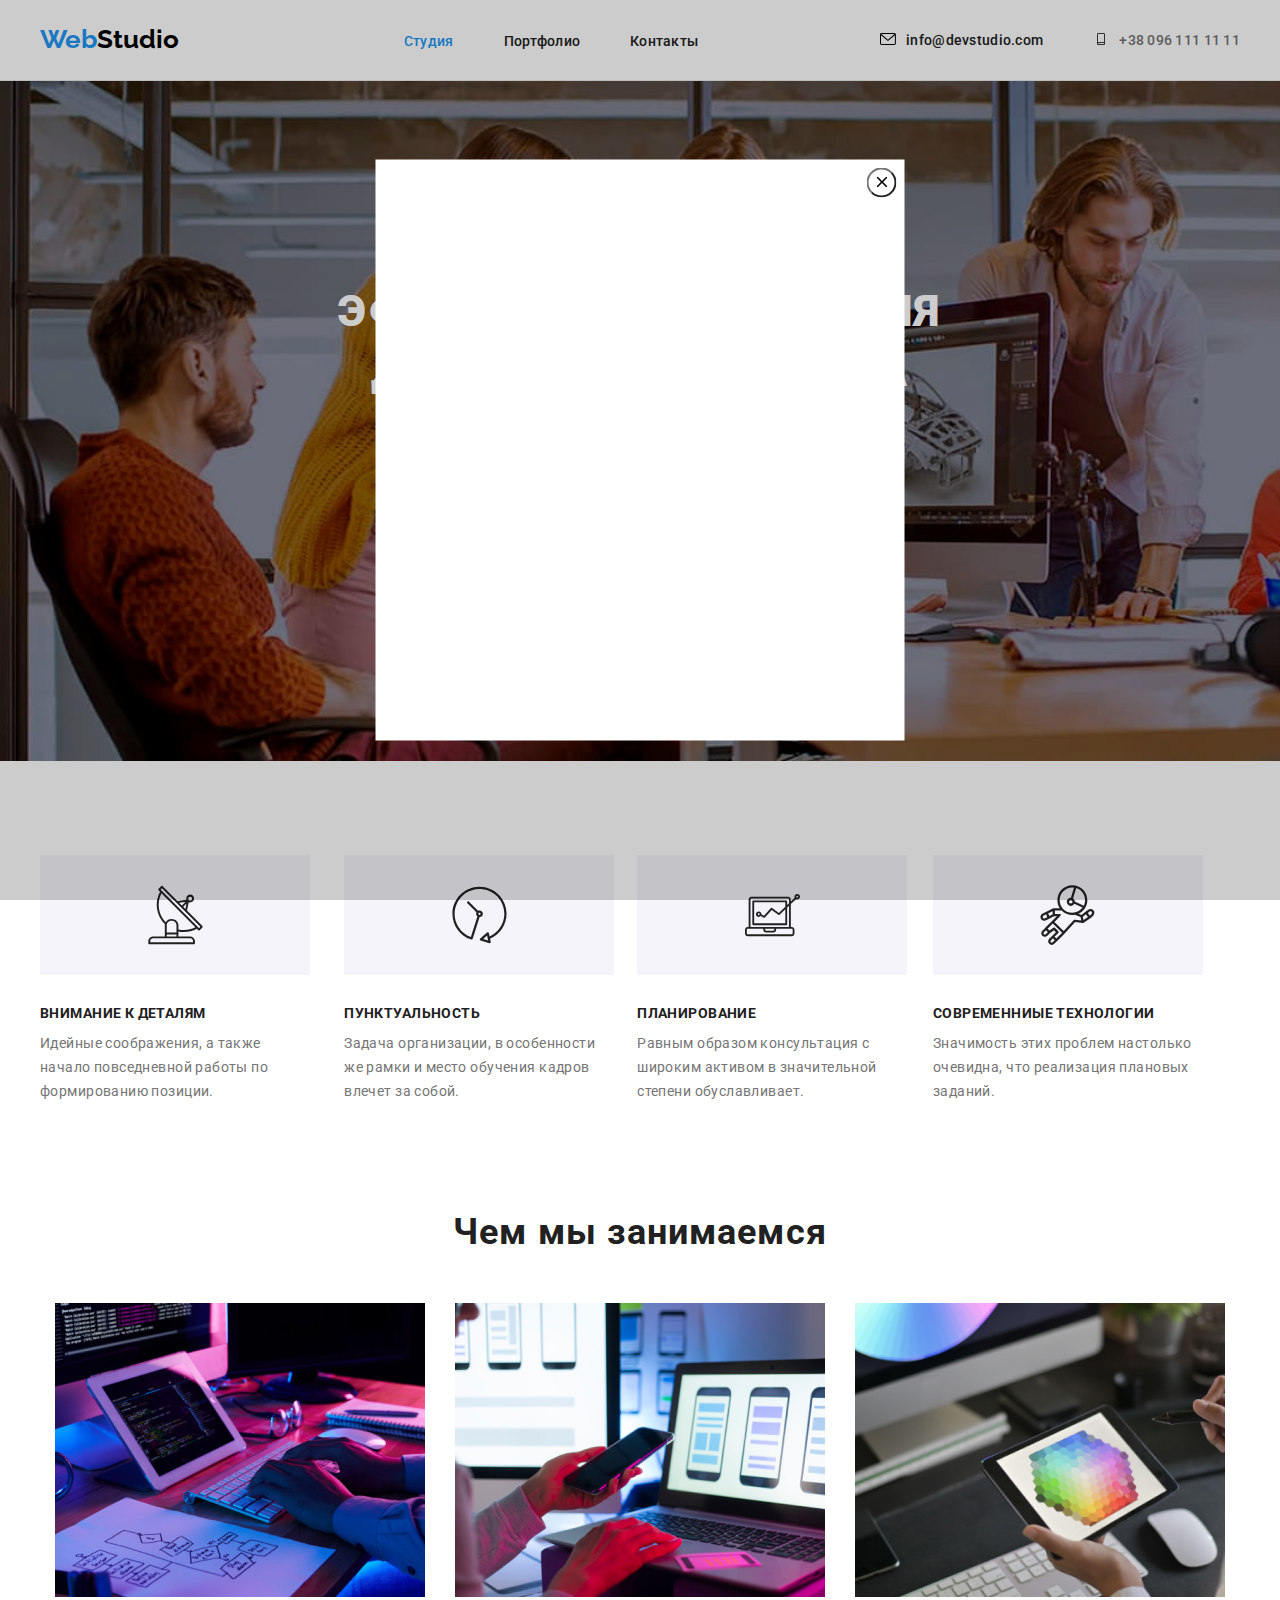
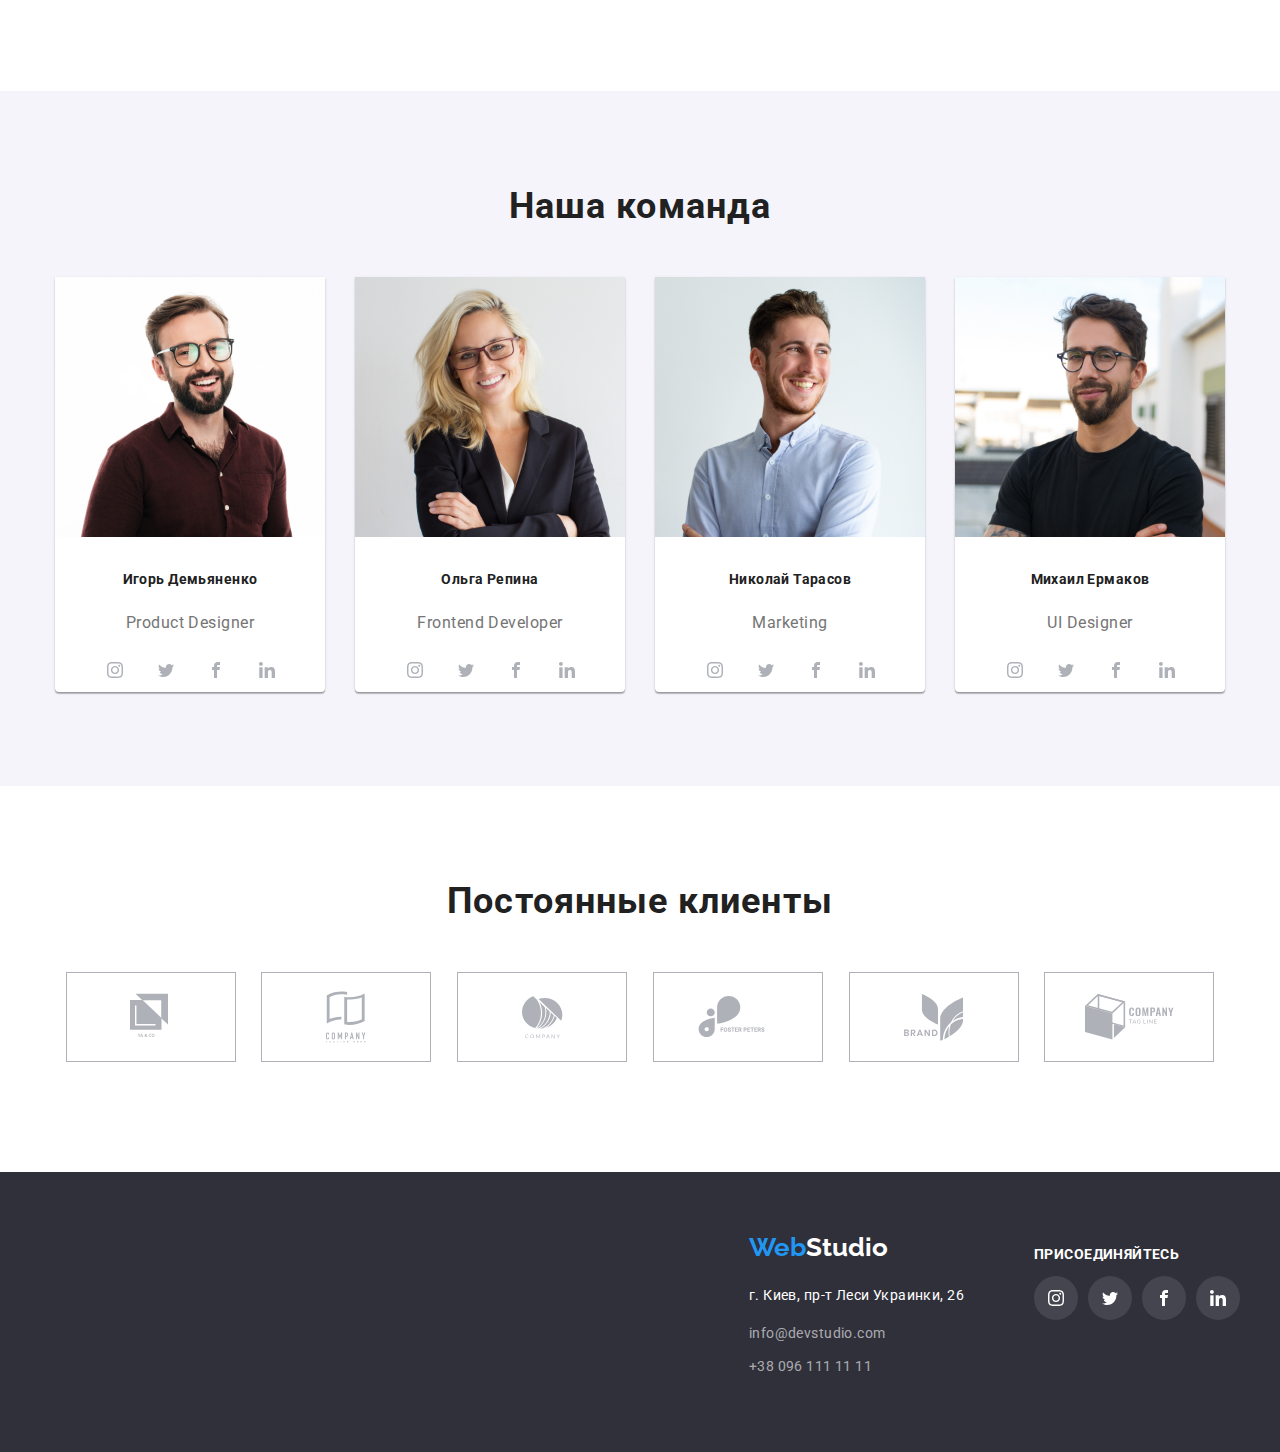
<file: index.html>
<!DOCTYPE html>
<html lang="en">

<head>
    <meta charset="UTF-8">
    <meta name="viewport" content="width=device-width, initial-scale=1.0">
    <title>Document</title>
    <link rel="stylesheet" href="./style.css">
    <link href="https://fonts.googleapis.com/css2?family=Roboto:wght@400;500;700;900&display=swap" rel="stylesheet">
    <link href="https://fonts.googleapis.com/css2?family=Raleway:wght@700&display=swap" rel="stylesheet">
</head>

<body>
    <header>
        <div class="container">
            <nav class="site-nav">
                <a href="" class="logo"><span>Web</span>Studio</a>
                <ul class="hero">
                    <li><a href="./index.html" class="link-teitle">Студия</a></li>
                    <li><a href="./portfolio.html" class="link-text">Портфолио</a></li>
                    <li><a href="" class="link-text">Контакты</a></li>
                </ul>
    
                <ul class="hero ">
    
    
                    <li class="web"><a class="com" href=""><svg class="web-studio" width="16px" height="12px">
                                <use href="./image/symbol-defs.svg#icon-envelope-hover-2"></use>
                            </svg></a>info@devstudio.com</li>
                    <li class="number"><a class="phone" href="tel:+38096111111"><svg class="web-studio" width="16px"
                                height="12px">
                                <use href="./image/symbol-defs.svg#icon-smartphone"></use>
                            </svg></a>+38 096 111 11 11</li>
    
    
                </ul>
            </nav>
        </div>
    </header>
    <main>
        <section class="blake">
            <div class="sanji">
                <h1 class="box">Эффективные решения<br /> для вашего бизнеса</h1>
                <button class="tipe" type="button">Заказать услугу</button>
            </div>
        </section>
        <section class="plan">
            <div class="container">
                <ul class="dragon four">
                    <li class="monky ">
                        <!-- <div class="detail">
                        </div> -->

                        <h3>ВНИМАНИЕ К ДЕТАЛЯМ</h3>
                        <p class="text">Идейные соображения, а также начало повседневной работы по формированию позиции.
                        </p>

                    </li>
                    <li class="monky organization">
                        <h3>ПУНКТУАЛЬНОСТЬ</h3>
                        <p class="text">Задача организации, в особенности же рамки и место обучения кадров влечет за
                            собой.
                        </p>


                    </li>
                    <li class="monky ubung">
                        <h3>ПЛАНИРОВАНИЕ</h3>
                        <p class="text">Равным образом консультация с широким активом в значительной степени
                            обуславливает.</p>

                    </li>
                    <li class="monky problem">
                        <h3>СOВРЕМЕННИЫЕ ТЕХНОЛОГИИ</h3>
                        <p class="text">Значимость этих проблем настолько очевидна, что реализация плановых заданий.</p>
                    </li>
                </ul>
            </div>
        </section>
        <section class="proffesion">
            <div class="container">
                <h2 class="flix" >Чем мы занимаемся</h2>
                <ul class="dragon five">
                    <li class="one"><img src="./image/img1.png" alt="Чем мы занимаемся" width="370"></li>
                    <li class="one"><img src="./image/img2.jpg" alt="Чем мы занимаемся" width="370"></li>
                    <li class="one"><img src="./image/img3.jpg" alt="Чем мы занимаемся" width="370"></li>

                </ul>
            </div>


        </section>

        <section class="work">
            <div class=" container">
            
                <h2 class="flix">Наша команда</h2>
                <ul class="dragon one">
                    <li class="photo">
            
            
                        <img src="./image/img5.jpg" alt="Product Designer" width="270">
                        <h3 class="bubluk">Игорь Демьяненко</h3>
                        <p class="comment">Product Designer</p>
                        <ul class="icons">
                            <li class="icons-item"><a class="items-link" href=""> <svg class="instagam" width="20" height="16">
                                        <use href="./image/symbol-defs.svg#icon-instagram">
            
                                        </use>
            
                                    </svg></a>
            
                            </li>
                            <li class="icons-item"> <a class="items-link" href=""> <svg class="twitter">
                                        <use href="./image/symbol-defs.svg#icon-twitter">
            
                                        </use>
                                    </svg></a>
            
                            </li>
                            <li class="icons-item"><a class="items-link" href=""><svg class="twitter">
                                        <use href="./image/symbol-defs.svg#icon-facebook" width="20" height="16"></use>
                                    </svg></a>
            
                            </li>
                            <li class="icons-item"> <a class="items-link" href=""><svg class="linkedin">
                                        <use href="./image/symbol-defs.svg#icon-linkedin-1" width="20" height="16"></use>
                                    </svg> </a>
                            </li>
            
                        </ul>
            
            
                    </li>
            
            
                    <li class="photo">
                        <img src="./image/img6.jpg" alt="Frontend Developer" width="270">
                        <h3 class="bubluk">Ольга Репина</h3>
                        <p class="comment">Frontend Developer</p>
                        <ul class="icons">
                            <li class="icons-item"><a class="items-link" href=""> <svg class="instagam" width="20" height="16">
                                        <use href="./image/symbol-defs.svg#icon-instagram">
            
                                        </use>
            
                                    </svg></a>
            
                            </li>
                            <li class="icons-item"> <a class="items-link" href=""> <svg class="twitter">
                                        <use href="./image/symbol-defs.svg#icon-twitter">
            
                                        </use>
                                    </svg></a>
            
                            </li>
                            <li class="icons-item"><a class="items-link" href=""><svg class="twitter">
                                        <use href="./image/symbol-defs.svg#icon-facebook" width="20" height="16"></use>
                                    </svg></a>
            
                            </li>
                            <li class="icons-item"> <a class="items-link" href=""><svg class="linkedin">
                                        <use href="./image/symbol-defs.svg#icon-linkedin-1" width="20" height="16"></use>
                                    </svg> </a>
                            </li>
            
                        </ul>
            
                    </li>
            
                    <li class="photo">
                        <img src="./image/img7.jpg" alt="Marketing" width="270">
                        <h3 class="bubluk">Николай Тарасов</h3>
                        <p class="comment">Marketing</p>
                        <ul class="icons">
                            <li class="icons-item"><a class="items-link" href=""> <svg class="instagam" width="20" height="16">
                                        <use href="./image/symbol-defs.svg#icon-instagram">
            
                                        </use>
            
                                    </svg></a>
            
                            </li>
                            <li class="icons-item"> <a class="items-link" href=""> <svg class="twitter">
                                        <use href="./image/symbol-defs.svg#icon-twitter">
            
                                        </use>
                                    </svg></a>
            
                            </li>
                            <li class="icons-item"><a class="items-link" href=""><svg class="twitter">
                                        <use href="./image/symbol-defs.svg#icon-facebook" width="20" height="16"></use>
                                    </svg></a>
            
                            </li>
                            <li class="icons-item"> <a class="items-link" href=""><svg class="linkedin">
                                        <use href="./image/symbol-defs.svg#icon-linkedin-1" width="20" height="16"></use>
                                    </svg> </a>
                            </li>
            
                        </ul>
            
                    </li>
            
                    <li class="photo">
                        <img src="./image/img8.jpg" alt="Marketing" width="270">
            
                        <h3 class="bubluk">Михаил Ермаков</h3>
                        <p class="comment">UI Designer</p>
                        <ul class="icons">
                            <li class="icons-item"><a class="items-link" href=""> <svg class="instagam" width="20" height="16">
                                        <use href="./image/symbol-defs.svg#icon-instagram">
            
                                        </use>
            
                                    </svg></a>
            
                            </li>
                            <li class="icons-item"> <a class="items-link" href=""> <svg class="twitter">
                                        <use href="./image/symbol-defs.svg#icon-twitter">
            
                                        </use>
                                    </svg></a>
            
                            </li>
                            <li class="icons-item"><a class="items-link" href=""><svg class="twitter">
                                        <use href="./image/symbol-defs.svg#icon-facebook" width="20" height="16"></use>
                                    </svg></a>
            
                            </li>
                            <li class="icons-item"> <a class="items-link" href=""><svg class="linkedin">
                                        <use href="./image/symbol-defs.svg#icon-linkedin-1" width="20" height="16"></use>
                                    </svg> </a>
                            </li>
            
                        </ul>
            
                    </li>
                </ul>
            </div>
        </section>
          
          
        
        <section class="always">
           <div class="container">
                <h2 class="client">Постоянные клиенты</h2>
                <ul class="vectors">
                    <li class="vector"><a href="" class="company"><svg width="42" height="50">
                                <use href="./image/symbol-defs.svg#icon-logo-1"></use>
                            </svg></a></li>
                    <li class="vector"><a href="" class="company"><svg width="40" height="52">
                                <use href="./image/symbol-defs.svg#icon-logo-2"></use>
                            </svg></a></li>
                    <li class="vector"><a href="" class="company"><svg width="41" height="43">
                                <use href="./image/symbol-defs.svg#icon-logo-3"></use>
                            </svg></a></li>
                    <li class="vector"><a href="" class="company"><svg width="80px" height="42px">
                                <use href="./image/symbol-defs.svg#icon-logo-4"></use>
                            </svg></a></li>
                    <li class="vector"><a href="" class="company"><svg width="59px" height="47px">
                                <use href="./image/symbol-defs.svg#icon-logo-5"></use>
                            </svg></a></li>
                    <li class="vector"><a href="" class="company"><svg width="89px" height="46">
                                <use href="./image/symbol-defs.svg#icon-logo-6"></use>
                            </svg></a></li>
                </ul>
           </div>
           

        </section>

 
    </main>
    <div class="backdrop">
        <div class="modal">
            <button class="close">
                <svg width="11" height="11">
                    <use class="close-modal" href="./image/symbol-defs.svg#icon-Vector-13"></use>
    
                </svg>
            </button>
    
        </div>
    </div>



    <footer>
        <div class="container"> 
          <div class="endinformation">
                <div>
                    <a href="" class="bad"><span>Web</span>Studio</a>
                    <address class="address">г. Киев, пр-т Леси Украинки, 26</address>
            
              
                <ul class="cotent">
            
                    <li class="zoro">
                        <a class="mailto" href="mailto:info@devstudio.com">info@devstudio.com</a>
                    </li>
                    <li class="zoro">
                        <a class="tel" href="tel:+38096111111">+38 096 111 11 11</a>
                    </li>
                </ul>
              </div>
                <div class="endet">
                    <p class="endetname">присоединяйтесь</p>
                    <ul class="comand">
                        <li class="comand-item"><a class="comand-link" href=""> <svg class="instagam" width="20" height="16">
                                    <use href="./image/symbol-defs.svg#icon-instagram">
            
                                    </use>
            
                                </svg></a>
            
                        </li>
                        <li class="comand-item"> <a class="comand-link" href=""> <svg class="twitter">
                                    <use href="./image/symbol-defs.svg#icon-twitter">
            
                                    </use>
                                </svg></a>
            
                        </li>
                        <li class="comand-item"><a class="comand-link" href=""><svg class="twitter">
                                    <use href="./image/symbol-defs.svg#icon-facebook" width="20" height="16"></use>
                                </svg></a>
            
                        </li>
                        <li class="comand-item"> <a class="comand-link" href=""><svg class="linkedin">
                                    <use href="./image/symbol-defs.svg#icon-linkedin-1" width="20" height="16"></use>
                                </svg> </a>
                        </li>
            
                    </ul>
                </div>
            
            
            
            
            </div>
       </div>
    </footer>
</body>

</html>
</file>
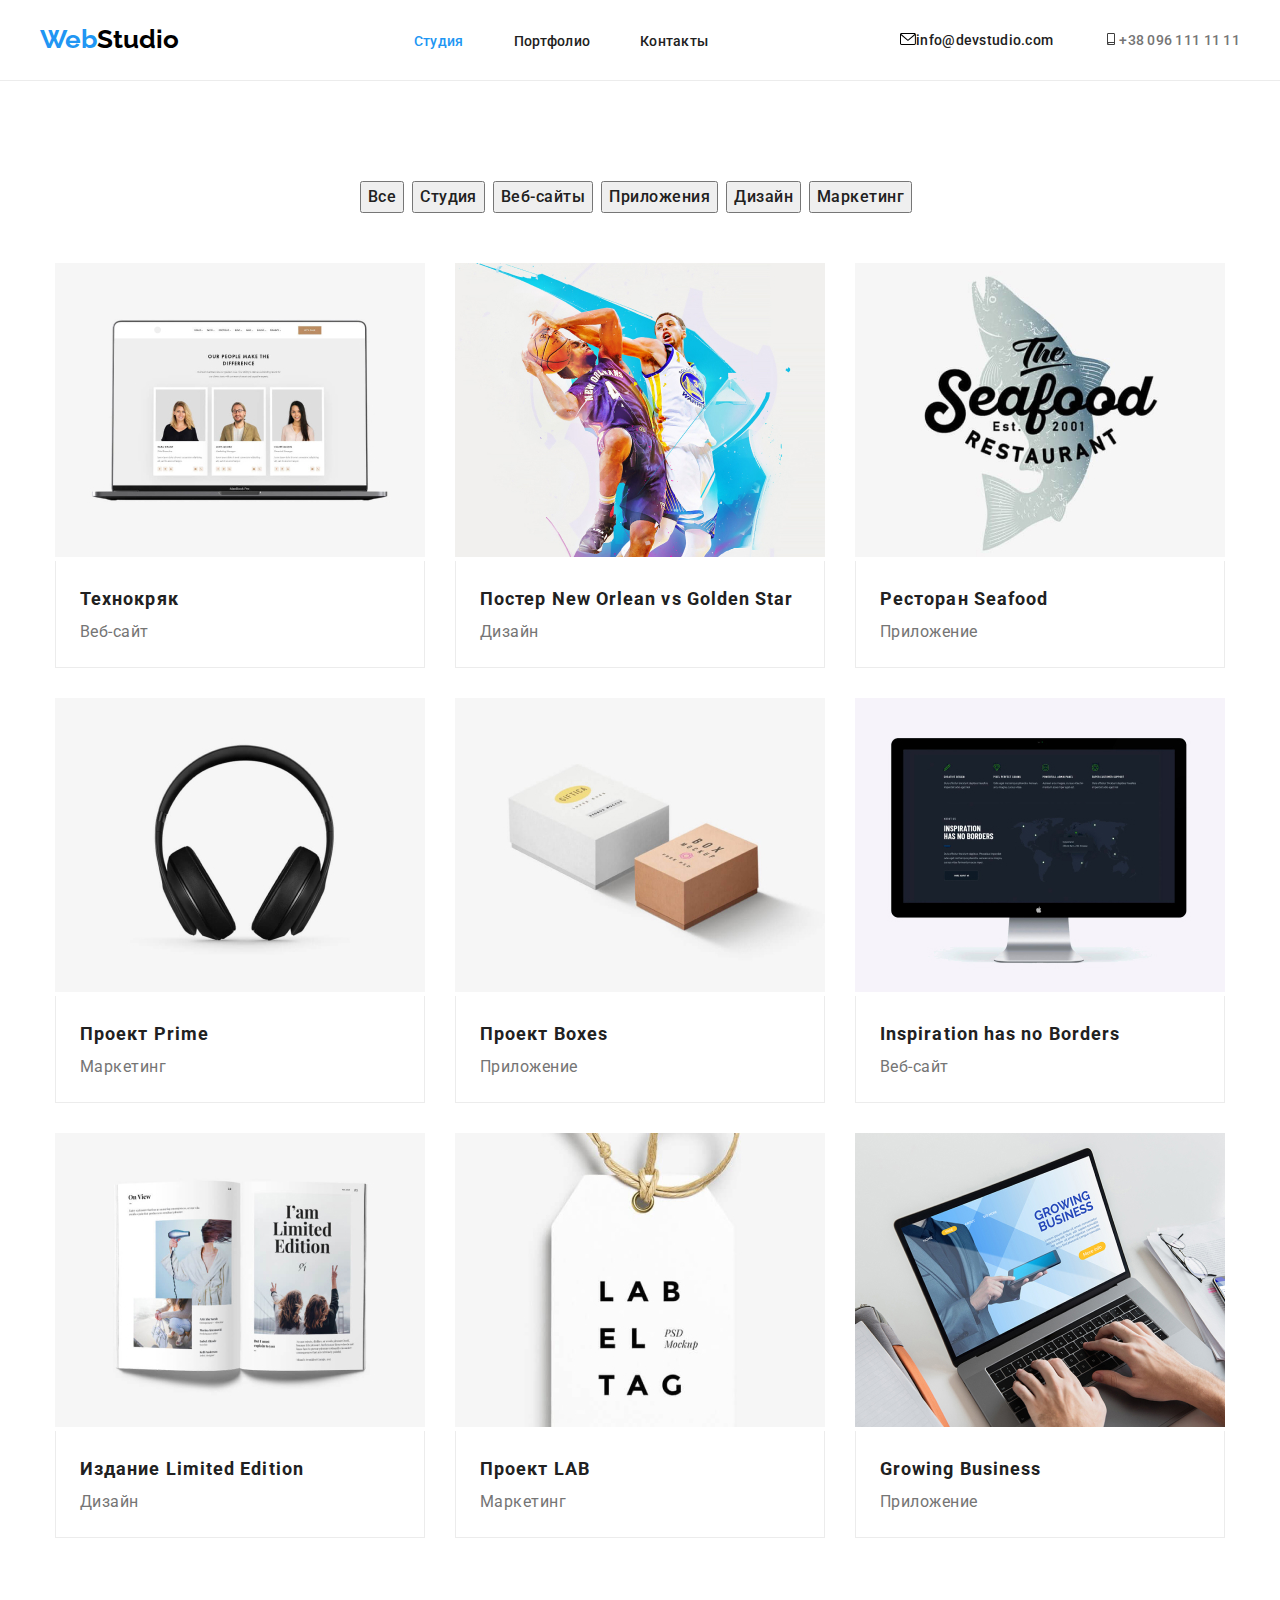
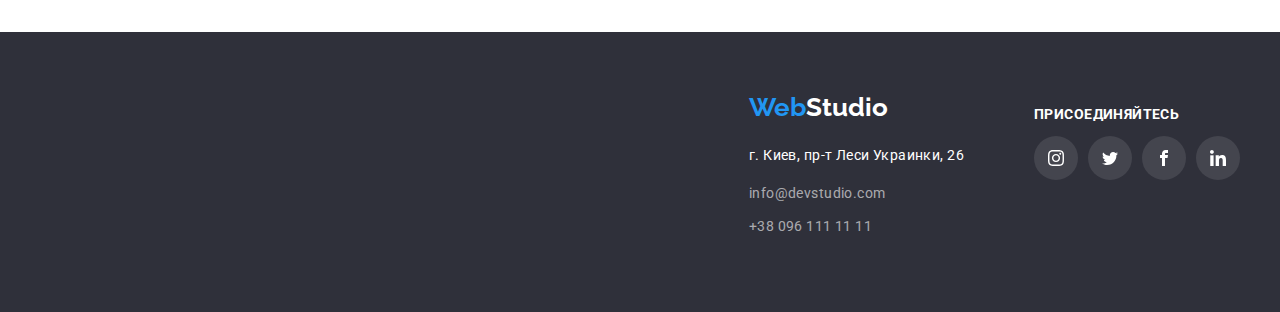
<file: portfolio.html>
<!DOCTYPE html>
<html lang="en">

<head>
    <meta charset="UTF-8">
    <meta name="viewport" content="width=device-width, initial-scale=1.0">
    <title>Document</title>
    <link rel="stylesheet" href="./style.css">
<link href="https://fonts.googleapis.com/css2?family=Roboto:wght@400;500;700;900&display=swap" rel="stylesheet">
<link href="https://fonts.googleapis.com/css2?family=Raleway:wght@700&display=swap" rel="stylesheet">
</head>

<body>
    <header>
        <div class="container">
            <nav class="site-nav">
                <a href="" class="logo"><span>Web</span>Studio</a>
                <ul class="hero">
                    <li><a href="./index.html" class="link-teitle">Студия</a></li>
                    <li><a href="./portfolio.html" class="link-text">Портфолио</a></li>
                    <li><a href="" class="link-text">Контакты</a></li>
                </ul>
    
                <ul class="hero ">
    
    
                    <li class="web"><a class="com" href=""><svg width="16px" height="12px">
                                <use href="./image/symbol-defs.svg#icon-envelope-hover-2"></use>
                            </svg></a>info@devstudio.com</li>
                    <li class="number"><a class="phone" href="tel:+38096111111"><svg width="16px" height="12px">
                                <use href="./image/symbol-defs.svg#icon-smartphone"></use>
                            </svg></a>+38 096 111 11 11</li>
    
    
                </ul>
            </nav>
        </div>
    </header>
    <main>

        <section class="big">
            <div class="container">
                <!-- <ul class="dragon"></ul> -->
                
                
                
                <div class="our">
                    <li class="space"><button class="three" type="button">Все</button></li>
                    <li class="space"><button class="three" type="button">Студия</button></li>
                    <li class="space"><button class="three" type="button">Веб-сайты</button></li>
                    <li class="space"><button class="three" type="button">Приложения</button></li>
                    <li class="space"><button class="three" type="button">Дизайн</button></li>
                    <li class="space"><button class="three" type="button">Маркетинг</button></li>
                </div>
                </ul>
                <ul class="dragon two">
                    <li class="give">
                    
                        <a class="virus" href="">
                            <div class="ataka">
                                <img src="./image/img9.jpg" alt="Веб-сайт" width="370">
                                <div class="korona">
                                    <p class="platform">Технокряк это современная площадка распространения коронавируса. Компании используют
                                        эту
                                        платформу для цифрового
                                        шпионажа и атак на защищённые сервера конкурентов.
                                    </p>
                                </div>
                            </div>
                    
                            <div class="imgname">
                                <h3 class="flix-box">Технокряк</h3>
                                <p class="information">Веб-сайт</p>
                            </div>
                        </a>
                    </li>
                    
                    <li class="give">
                       <a class="give-link" href="">
                            <img src="./image/img10.jpg" alt="Веб-сайт" width="370">
                            <div class="imgname">
                                <h3 class="flix-box">Постер New Orlean vs Golden Star</h3>
                                <p class="information">Дизайн</p>
                            </div>
                       </a>
                    </li>
                    <li class="give">
                       <a class="give-link" href="">
                      
                            <img src="./image/img11.jpg" alt="Веб-сайт" width="370">
                            <div class="imgname">
                                <h3 class="flix-box">Ресторан Seafood</h3>
                                <p class="information">Приложение</p>
                            </div>
                       </a>
                    </li>
                    <li class="give">
                        <a class="give-link" href=""><img src="./image/img12.jpg" alt="Веб-сайт" width="370">
                        <div class="imgname">
                            <h3 class="flix-box">Проект Prime</h3>
                            <p class="information">Маркетинг</p>
                        </div></a>
                    </li>
                    <li class="give">
                        <a class="give-link" href=""><img src="./image/img13.jpg" alt="Веб-сайт" width="370">
                        <div class="imgname">
                            <h3 class="flix-box">Проект Boxes</h3>
                            <p class="information">Приложение</p>
                        </div></a>
                    </li>
                    <li class="give">
                        <a class="give-link" href=""><img src="./image/img14.jpg" alt="Веб-сайт" width="370">
                        <div class="imgname">
                            <h3 class="flix-box">Inspiration has no Borders</h3>
                            <p class="information">Веб-сайт</p>
                        </div>
                    </a>
                    </li>
                    <li class="give">
                       <a class="give-link" href=""><img src="./image/img15.jpg" alt="Веб-сайт" width="370">
                    <div class="imgname">
                        <h3 class="flix-box">Издание Limited Edition</h3>
                        <p class="information">Дизайн</p>
                    </div>
                </a>
                    </li>
                    <li class="give">
                       <a class="give-link" href=""><img src="./image/img16.jpg" alt="Веб-сайт" width="370">
                    <div class="imgname">
                        <h3 class="flix-box">Проект LAB</h3>
                        <p class="information">Маркетинг</p>
                    </div></a>
                    </li>
                    <li class="give">
                       <a class="give-link" href=""><img src="./image/img17.jpg" alt="Веб-сайт" width="370">
                    <div class="imgname">
                        <h3 class="flix-box">Growing Business</h3>
                        <p class="information">Приложение</p>
                    </div></a>
                    </li>
                </ul>
            </div>
        </section>

    </main>
    <footer>
        <div class="container">
            <div class="endinformation">
                <div>
                    <a href="" class="bad"><span>Web</span>Studio</a>
                    <address class="address">г. Киев, пр-т Леси Украинки, 26</address>
    
    
                    <ul class="cotent">
    
                        <li class="zoro">
                            <a class="mailto" href="mailto:info@devstudio.com">info@devstudio.com</a>
                        </li>
                        <li class="zoro">
                            <a class="tel" href="tel:+38096111111">+38 096 111 11 11</a>
                        </li>
                    </ul>
                </div>
                <div class="endet">
                    <p class="endetname">присоединяйтесь</p>
                    <ul class="comand">
                        <li class="comand-item"><a class="comand-link" href=""> <svg class="instagam" width="20"
                                    height="16">
                                    <use href="./image/symbol-defs.svg#icon-instagram">
    
                                    </use>
    
                                </svg></a>
    
                        </li>
                        <li class="comand-item"> <a class="comand-link" href=""> <svg class="twitter">
                                    <use href="./image/symbol-defs.svg#icon-twitter">
    
                                    </use>
                                </svg></a>
    
                        </li>
                        <li class="comand-item"><a class="comand-link" href=""><svg class="twitter">
                                    <use href="./image/symbol-defs.svg#icon-facebook" width="20" height="16"></use>
                                </svg></a>
    
                        </li>
                        <li class="comand-item"> <a class="comand-link" href=""><svg class="linkedin">
                                    <use href="./image/symbol-defs.svg#icon-linkedin-1" width="20" height="16"></use>
                                </svg> </a>
                        </li>
    
                    </ul>
                </div>
    
    
    
    
            </div>
        </div>
    </footer>
</body>

</html>
</file>
<file: style.css>
body {
  text-decoration: none;
  list-style: none;
  font-family: Roboto, sans-serif;
  color: #212121;
  font-style: normal;
  font-weight: normal;

  margin: 0;
}
.title {
  margin-left: auto;
}
a {
  text-decoration: none;
}

.dragon {
  margin-top: 0px;
  margin-bottom: 0px;
  /* padding-top: 94px;
  padding-bottom: 50px; */

  list-style: none;
  display: flex;
  justify-content: center;
}
.bad {
  color: white;
  font-family: Raleway, sans-serif;
  font-weight: bold;

  display: block;
  font-size: 26px;
  line-height: 31px;
}
.logo {
  padding: 0;
  margin: 0;
  color: black;
  font-family: Raleway, sans-serif;
  font-weight: bold;

  display: block;
  font-size: 26px;
  line-height: 31px;

  margin-right: 93px;
  padding-top: 24px;
  padding-bottom: 25px;
}
.button {
  color: aliceblue;
  background: #2196f3;
  font-weight: 900;
  font-size: 44px;
  line-height: 60px;
  text-align: center;
  letter-spacing: 0.06em;
  text-transform: uppercase;
}
.link-teitle {
  font-weight: 500;
  font-size: 14px;
  line-height: 16px;
  letter-spacing: 0.02em;

  color: #2196f3;
  margin-right: 50px;
  padding-top: 32px;
  padding-bottom: 32px;
}
.link-teitle:hover {
  color: #2196f3;
}
.link-teitle:focus {
  color: #2196f3;
}
.site {
  font-weight: 500;
  font-size: 14px;
  line-height: 16px;
  letter-spacing: 0.02em;
}
.bubluk {
  font-weight: bold;
  font-size: 14px;
  line-height: 16px;
  letter-spacing: 0.03em;
  /* text-transform: uppercase; */

  color: #212121;

  margin-top: 30px;
  margin-left: 24px;
  margin-right: 24px;
  text-align: center;
}
ul {
  padding: 0;
}
h3 {
  margin: 0px;
}
.text {
  margin-top: 10px;
  margin-right: 30px;
  font-size: 14px;
  line-height: 24px;
  letter-spacing: 0.03em;
  color: #757575;
}
.web {
  font-weight: 500;
  font-size: 14px;
  line-height: 16px;
  letter-spacing: 0.02em;

  margin-right: 50px;

  display: block;
  align-items: center;
}
.web:hover {
  color: #2196f3;
}
.web:focus {
  color: #2196f3;
}
.team {
  background: #f5f4fa;
}
.number {
  font-weight: 500;
  font-size: 14px;
  line-height: 16px;
  letter-spacing: 0.02em;

  color: #757575;
  display: block;
  align-items: center;
}
.container {
  width: 1200px;
  padding-left: 15px;
  padding-right: 15px;
  margin: 0px auto;
}
.comment {
  font-size: 16px;
  line-height: 19px;
  text-align: center;
  letter-spacing: 0.03em;
  color: #757575;
  padding-top: 10px;
}
.address {
  font-style: normal;
  font-weight: normal;
  font-size: 14px;
  line-height: 24px;

  letter-spacing: 0.03em;

  color: #ffffff;
  margin-top: 20px;
}

.flix {
  margin-top: 0px;
  margin-bottom: 50px;
  font-size: 36px;
  line-height: 42px;
  text-align: center;
  letter-spacing: 0.03em;

  color: #212121;
}
.tel {
  font-weight: normal;
  font-size: 14px;
  line-height: 24px;
  /* or 171% */

  letter-spacing: 0.03em;

  color: rgba(255, 255, 255, 0.6);
}
.mailto {
  font-weight: normal;
  font-size: 14px;
  line-height: 24px;

  letter-spacing: 0.03em;

  color: rgba(255, 255, 255, 0.6);
}
.our {
  display: flex;
  justify-content: center;
  margin-bottom: 50px;
}
.box {
  margin-top: 0px;
  margin-bottom: 30px;
  font-weight: 900;
  font-size: 44px;
  line-height: 60px;
  /* background-color: #2f303a; */

  letter-spacing: 0.06em;
  text-transform: uppercase;

  color: #ffffff;
}
.space {
  margin-right: 8px;
}
.imgname {
  /* margin-top: 20px;
  margin-right: 20px; */
  padding: 20px 24px;
  border-bottom: 1px solid #ececec;
  border-right: 1px solid #ececec;
  border-left: 1px solid #ececec;
}
.information {
  margin: 0%;
  font-weight: normal;
  font-size: 16px;
  line-height: 30px;
  /* margin-left: 24px;
  margin-right: 24px; */

  letter-spacing: 0.03em;

  color: #757575;
}
.cotent {
  font-weight: normal;
  font-size: 14px;
  line-height: 24px;
  margin-right: 0 auto;
  align-items: center;

  letter-spacing: 0.03em;

  color: rgba(255, 255, 255, 0.6);
}

span {
  font-family: Raleway, sans-serif;
  color: #2196f3;
}

.flix-box {
  font-family: Roboto, sans-serif;
  font-style: normal;
  font-weight: bold;
  font-size: 18px;
  line-height: 36px;
  /* margin-right: 24px;
  margin-left: 24px; */
  letter-spacing: 0.06em;

  color: #212121;
}
.site-nav {
  display: flex;
  list-style: none;
  align-items: center;
}
.hero {
  align-items: center;

  padding: 0;
  margin: 0;
  list-style: none;
  display: flex;
  margin-left: auto;
}
.link-text:focus,
.link-text:hover {
  color: #2196f3;
}
.link-text {
  font-weight: 500;
  font-size: 14px;
  line-height: 16px;
  letter-spacing: 0.02em;

  color: #212121;
  margin-right: 50px;
  padding-top: 32px;
  padding-bottom: 32px;
}
.link-text:nth-child(2n) {
  margin-right: 0px;
}
h3 {
  font-weight: bold;
  font-size: 14px;
  line-height: 16px;
  letter-spacing: 0.03em;

  color: #212121;
}

footer {
  display: flex;
  flex-wrap: wrap;
  background: #2f303a;
  padding-top: 60px;
  padding-bottom: 60px;
}
.zoro {
  list-style: none;
  font-weight: normal;
  font-size: 14px;
  line-height: 24px;
  margin-top: 9px;

  letter-spacing: 0.03em;

  color: rgba(255, 255, 255, 0.6);
}
.give:nth-child(3n) {
  margin-right: 0px;
}
.photo {
  box-shadow: 0px 1px 3px rgba(0, 0, 0, 0.12), 0px 1px 1px rgba(0, 0, 0, 0.14),
    0px 2px 1px rgba(0, 0, 0, 0.2);
  border-radius: 0px 0px 4px 4px;
  background-color: #ffffff;
  margin-right: 30px;
}
.photo:last-child {
  margin-right: 0px;
}
.give {
  margin-left: 30px;
  margin-top: 30px;
}
.one {
  display: flex;
  margin-right: 30px;
  margin-top: 0;
  margin-bottom: 0px;
}
.one:last-child {
  margin-right: 0px;
}
.one:nth-child(3n) .two {
  flex-wrap: wrap;
  margin-right: 0px;
}
.big {
  padding-top: 100px;
  padding-bottom: 94px;
}
.two {
  padding: 0;
  /* padding-bottom: 94px; */
  margin-top: 100px;
  margin-top: -30px;
  margin-left: -30px;

  display: flex;
  flex-wrap: wrap;

  list-style: none;
}
.monky {
  /* margin-top: 10px; */
  display: flex;
  flex-wrap: wrap;
  align-items: center;
}
.twitter {
  width: 20px;
  height: 16px;

  display: flex;
  padding: 0;
  margin: 0;
}
.icons {
  display: flex;
  flex-wrap: wrap;

  margin-top: 16px;
  justify-content: space-evenly;
  margin-left: 32px;
  margin-right: 30px;
}
.items-link:hover svg {
  fill: white;
}
.items-link:focus svg {
  fill: white;
}
.items-link svg {
  fill: #afb1b8;
}
.items-link:hover {
  background-color: #2196f3;
}
.items-link:focus {
  background-color: #2196f3;
}
.items-link {
  width: 100%;
  height: 100%;
  border-radius: 50%;
  display: flex;
  align-items: center;
  justify-content: center;
  background-color: transparent;
}
.icons-item {
  width: 44px;
  height: 44px;
}
.instagram {
  width: 20px;
  height: 16px;

  display: flex;
  padding: 0;
  margin: 0;
}

.linkedin {
  width: 20px;
  height: 16px;

  display: flex;
  padding: 0;
  margin: 0;
}
.facebook {
  width: 20px;
  height: 16px;

  display: flex;
  padding: 0;
  margin: 0;
}
/* .step {
  display: flex;
  flex-wrap: wrap;
  align-items: center;
} */
.detail::before {
  display: block;
  width: 70px;
  height: 70px;
  content: "";
  background-image: url(../image/Vector.jpg);
  background-repeat: no-repeat;
  background-position: center;
  background-size: contain;
}
.monky.organization::before {
  background-image: url("./image/Vector8.svg");
  background-repeat: no-repeat;
  background-position: center;
  background-size: contain;
  background-size: 55px 60px;
}
.monky::before {
  width: 270px;
  height: 120px;

  content: " ";
  background: #f5f4fa;
  background-repeat: no-repeat;
  background-position: center;
  background-size: contain;
  background-image: url(./image/Vector7.svg);
  background-size: 55px 60px;
  margin-bottom: 30px;
}
.monky.problem::before {
  background-image: url(./image/Vector10.svg);
  background-repeat: no-repeat;
  background-position: center;
  background-size: contain;
  background-size: 55px 60px;
}
.monky.ubung::before {
  background-repeat: no-repeat;
  background-position: center;
  background-size: contain;
  background-image: url(./image/Vector9.svg);
  background-size: 55px 60px;
}
.tipe {
  color: #ffffff;
  font-weight: bold;
  line-height: 30px;

  display: inline-block;
  padding: 10px 32px;
  text-align: center;
  letter-spacing: 0.06em;
  width: 200px;
  height: 50px;
  left: 700px;
  top: 430px;

  background: #2196f3;
  box-shadow: 0px 4px 4px rgba(0, 0, 0, 0.15);
  border-radius: 4px;
}
header {
  border-bottom: 1px solid #ececec;
}
.three {
  font-family: Roboto, sans-serif;
  font-style: normal;
  font-weight: 500;
  font-size: 16px;
  line-height: 26px;

  text-align: center;
  letter-spacing: 0.03em;

  color: #212121;
}

.sanji {
  /* background-image: url("./image/Img20.jpg"); */
  text-align: center;
}
.jjj {
  text-align: center;
  padding-top: 94px;
  padding-bottom: 94px;
}
/* .namy {
  margin: 0;
  background: #f5f4fa;
  padding-top: 0px;
} */
.four {
  /* padding-top: 94px; */
  align-items: center;
  margin-bottom: 0px;
  margin-top: 0px;
}
.blake {
  padding-bottom: 280px;
  padding-top: 200px;

  background-color: #2f303a;
}
.plan {
  padding-top: 94px;
  /* padding-bottom: 280px; */
}
.five {
  /* padding-top: 50px; */
  margin-bottom: 0px;
}
.work {
  background: #f5f4fa;
  padding-top: 94px;
  padding-bottom: 94px;
}
.give-link {
  display: block;
}
.give-link:hover,
.give-link:focus {
  box-shadow: 0px 1px 1px rgba(0, 0, 0, 0.12), 0px 4px 4px rgba(0, 0, 0, 0.06),
    1px 4px 6px rgba(0, 0, 0, 0.16);
}
.proffesion {
  padding-top: 94px;
  padding-bottom: 94px;
}
.blake {
  max-width: 1600px;
  /* height: 600px; */

  background-image: url("./image/Img20.jpg");
  background-repeat: no-repeat;
  background-size: cover;
}
/* background-image: url("./image/Img20.jpg"); */
li {
  list-style: none;
}
.vector {
  width: 170px;
  height: 90px;
  border: 1px solid #afb1b8;
  box-sizing: border-box;
}
.company {
  border-radius: 4px;
  align-items: center;
  display: flex;
  width: 100%;
  height: 100%;
  justify-content: center;
}
.vectors {
  box-sizing: border-box;
  display: flex;
  flex-wrap: wrap;
  justify-content: space-evenly;
}
.company svg {
  fill: #afb1b8;
}
.vector:hover svg {
  fill: #2196f3;
}
.vector:focus svg {
  fill: #2196f3;
}
.vector:hover {
  border-color: #2196f3;
}
.vector:focus {
  border-color: #2196f3;
}
.client {
  font-weight: bold;
  font-size: 36px;
  line-height: 42px;
  text-align: center;
  letter-spacing: 0.03em;

  color: #212121;
}
/* .web:hover svg {
  fill: #2196f3;
}
.web:focus svg {
  fill: #2196f3;
}
.web:hover {
  fill: #2196f3;
}
.web:focus {
  fill: #2196f3;
}
.a.com:hover {
  fill: #2196f3;
}
.a.com:focus {
  fill: #2196f3;
}
.a.com {
  margin-right: 10px;
  fill: currentColor;
}
a.phone:hover {
  fill: #2196f3;
}
a.phone:focus {
  fill: #2196f3;
}
li.number:hover {
  color: #2196f3;
}
li.number:focus {
  color: #2196f3;
} */
.endet {
  /* display: flex;
  flex-wrap: wrap; */
  width: 206px;
  height: 80px;
  /* justify-content: center; */
  margin-left: 70px;
}
.comand {
  display: flex;
  flex-wrap: wrap;

  margin-top: 0px;
  /* justify-content: center; */
  margin-left: 0px;
  margin-right: 0px;
}
.comand-item {
  margin-right: 10px;
  width: 44px;
  height: 44px;
}
.comand-item:last-child {
  margin-right: 0px;
}
.comand-link:hover {
  background-color: #2196f3;
}
.comand-link:focus {
  background-color: #2196f3;
}
.comand-link {
  width: 100%;
  height: 100%;
  border-radius: 50%;
  display: flex;
  align-items: center;
  justify-content: center;
  background-color: transparent;
  background: rgba(255, 255, 255, 0.1);
}
.comand-link svg {
  fill: #ffffff;
}
.endetname {
  font-weight: bold;
  font-size: 14px;
  line-height: 16px;
  letter-spacing: 0.03em;
  text-transform: uppercase;

  color: #ffffff;
}
.always {
  padding-top: 94px;
  padding-bottom: 94px;
}
.vector {
  margin: 0%;
}
.client {
  margin: 0%;
  margin-bottom: 50px;
}
.endinformation {
  display: flex;
  flex-wrap: wrap;
  justify-content: end;
}
.header-contakts-link svg {
  fill: currentColor;
}
.header-contakts-link:hover,
.header-contakts-link:focus {
  color: #2196f3;
}
.header-contakts-link {
  font-weight: 500;
  font-size: 14px;
  line-height: 16px;
  letter-spacing: 0.02em;
  color: #757575;

  display: flex;
  align-items: center;
}
.backdrop {
  width: 100%;
  height: 100%;
  position: fixed;
  top: 0%;
  left: 0%;
  background: rgba(0, 0, 0, 0.2);
}
.modal {
  width: 529px;
  height: 581px;
  background-color: #ffffff;
  position: absolute;
  top: 50%;
  left: 50%;
  transform: translate(-50%, -50%);
}
.close {
  position: absolute;
  right: 8px;
  top: 8px;
  width: 30px;
  height: 30px;
  background-color: #ffffff;
  border-radius: 50%;
  border-color: #757575;
}
.ataka {
  position: relative;
  transition-property: all;
  transition-duration: 250ms;
  transition-timing-function: linear;
}
.ataka::before {
  display: inline-block;
  position: absolute;
  content: "";
  width: 100%;
  height: 100%;
  background-color: #2196f3;

  opacity: 0;
}
.ataka:hover::before {
  opacity: 0.9;
}
.ataka:hover,
.ataka:focus {
  background-color: #2196f3;
}
.ataka:hover .korona {
  opacity: 1;
}
.korona {
  padding: 63px 24px;
  position: absolute;
  width: 100%;
  height: 100%;
  opacity: 0;
  top: 100%;
  left: 0;
  box-sizing: border-box;
}
.korona {
  transition-property: all;
  transition-duration: 250ms;
  transition-timing-function: linear;
}
.platform {
  font-style: normal;
  font-weight: normal;
  font-size: 18px;
  line-height: 28px;

  letter-spacing: 0.03em;

  color: #000000;
}
.virus {
  display: block;
}
.virus:hover,
.virus:focus {
  box-shadow: 0px 1px 1px rgba(0, 0, 0, 0.12), 0px 4px 4px rgba(0, 0, 0, 0.06),
    1px 4px 6px rgba(0, 0, 0, 0.16);
}
.web-studio {
  margin-right: 10px;
}
</file>
